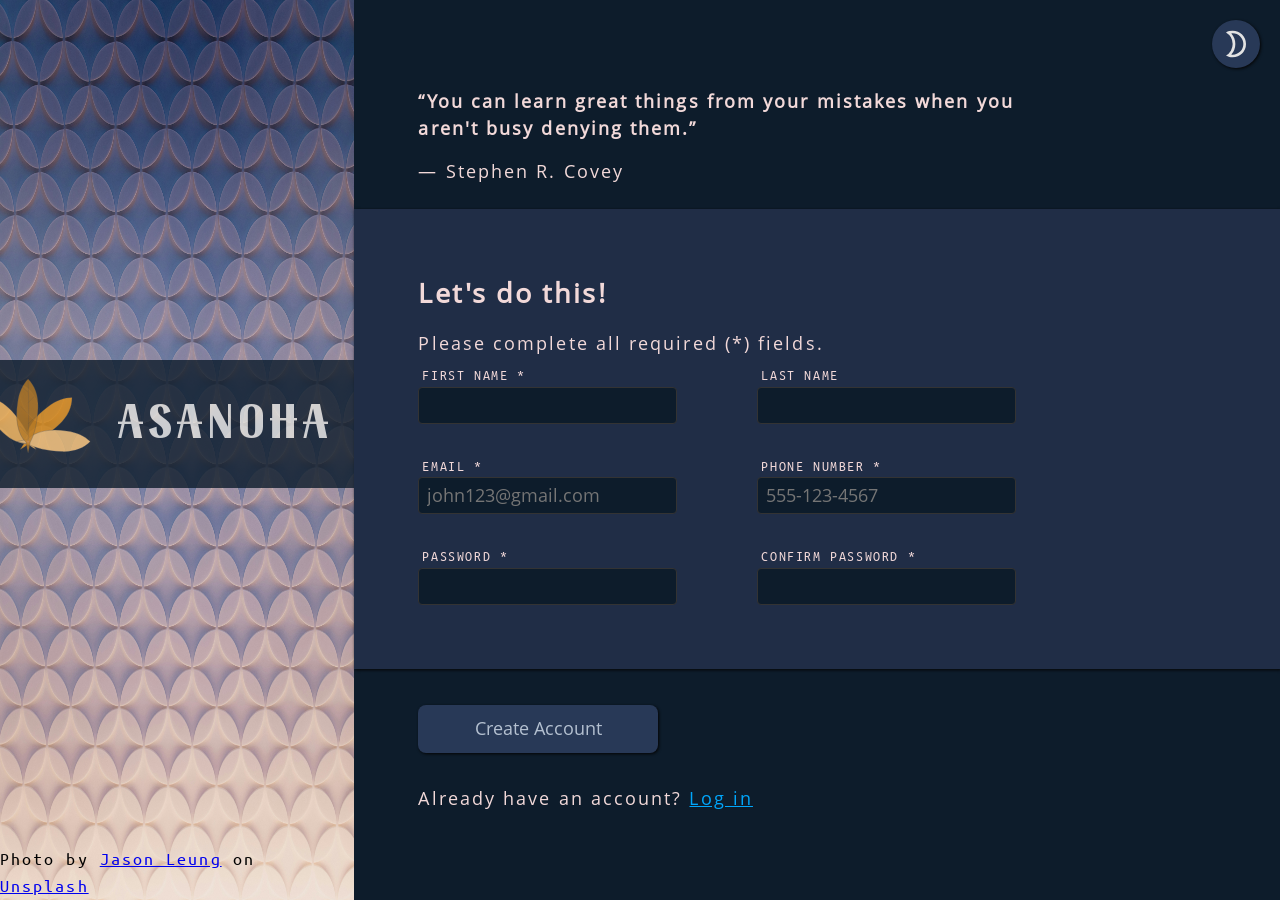
<file: index.html>
<!DOCTYPE html>
<html lang="en" class="dark">
<head>
    <meta charset="UTF-8">
    <meta name="viewport" content="width=device-width, initial-scale=1.0">
    <link rel="stylesheet" href="style.css">
    <script src="script.js" defer></script>
    <title>Asanoha</title>
</head>
<body>
    <button class="mode" type="button"><img src="./imgs/dark-mode.svg" alt="moon shaped icon"></button>
    <div class="side-section">
        <img class="side-section-img"src="./imgs/jason-leung-UMncYEfO9-U-unsplash.jpg" alt="Image containing a pattern of star-like shapes inside a circle, with colors gradating from dark blue to golden from top to bottom" width="40%" height="auto">
        <div class="side-section-header"><img class="logo" src="./imgs/asanoha.svg" alt="a four leafs logo" >ASANOHA</div>
        <div class="img-credit">
            Photo by 
            <a href="https://unsplash.com/@ninjason?utm_source=unsplash&utm_medium=referral&utm_content=creditCopyText">Jason Leung</a> 
            on 
            <a href="https://unsplash.com/photos/a-blue-and-white-abstract-background-with-circles-UMncYEfO9-U?utm_source=unsplash&utm_medium=referral&utm_content=creditCopyText">Unsplash</a>
        </div>
    </div>

    <div class="main-content">
        <div class="main-text">
            <p class="quote">“You can learn great things from your mistakes when you aren't busy denying them.”</p>
            <p class="author">— Stephen R. Covey</p>
        </div>
        <form action="" method="get">
            <div class="main-form-wrapper">
                <h2 class="form-header">Let's do this!</h2>
                <div class="form-note">Please complete all required (*) fields.</div>
                <section class="form-inputs">
                    <div>
                        <label for="first-name">FIRST NAME *</label>
                        <input type="text" name="first-name" id="first-name" minlength="2" maxlength="30" required>
                        <span></span>
                    </div>
                    
                    <div>
                        <label for="last-name">LAST NAME</label>
                        <input type="text" name="last-name" id="last-name" minlength="2" maxlength="30">
                        <span></span>
                    </div>

                    <div>
                        <label for="user-email">EMAIL *</label>
                        <input type="email" name="user-email" id="user-email" required placeholder="john123@gmail.com">
                        <span></span>
                    </div>
                    
                    <div>
                        <label for="user-phone">PHONE NUMBER *</label>
                        <input type="tel" inputmode="numeric" name="user-phone" id="user-phone" required pattern="[0-9]{3}-[0-9]{3}-[0-9]{4}" minlength="12" maxlength"12" placeholder="555-123-4567">
                        <span></span>
                    </div>

                    <div>
                        <label for="user-password">PASSWORD *</label>
                        <input type="password" name="user-password" id="user-password" required minlength="8" maxlength="20">
                        <span></span>

                    </div>
                    
                    <div>
                        <label for="confirm-password">CONFIRM PASSWORD *</label>
                        <input type="password" name="confirm-password" id="confirm-password" required minlength="8" maxlength="20">
                        <span></span>
                    </div>
                </section>
            </div>

            <section class="submit-btn">
                <div>
                    <button type="submit">Create Account</button>
                    <div class="log-in">Already have an account? <a href="">Log in</a> </div>
                </div>
        </form>

    </div>
</body>
</html>
</file>
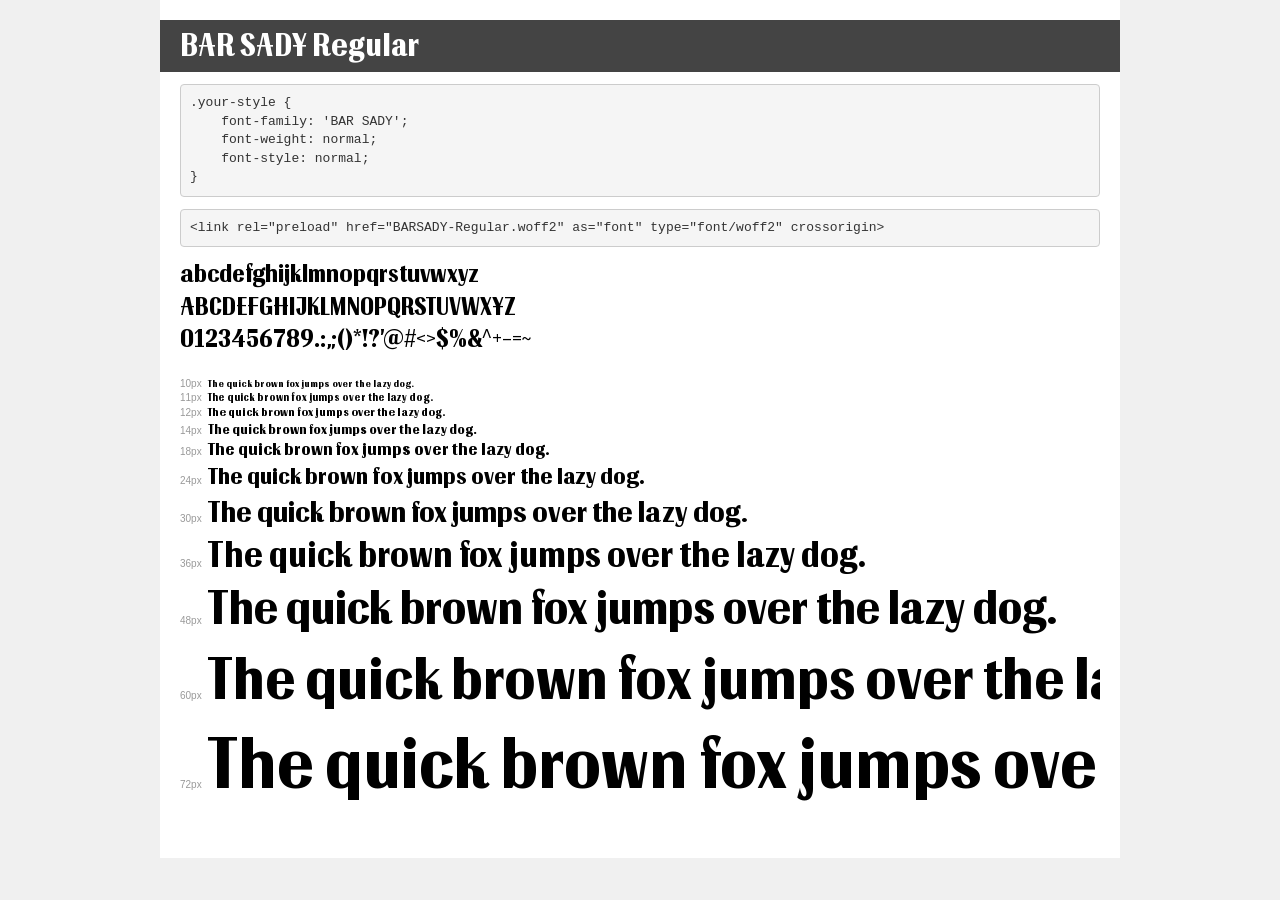
<file: fonts/bar-sady-font/demo.html>
<!DOCTYPE html>
<html lang="en">
<head>
    <meta charset="utf-8">
    <meta http-equiv="X-UA-Compatible" content="IE=edge">
    <meta name="viewport" content="width=device-width, initial-scale=1">
    <meta name="robots" content="noindex, noarchive">
    <meta name="format-detection" content="telephone=no">
    <title>Transfonter demo</title>
    <link href="stylesheet.css" rel="stylesheet">
    <style>
        /*
        http://meyerweb.com/eric/tools/css/reset/
        v2.0 | 20110126
        License: none (public domain)
        */
        html, body, div, span, applet, object, iframe,
        h1, h2, h3, h4, h5, h6, p, blockquote, pre,
        a, abbr, acronym, address, big, cite, code,
        del, dfn, em, img, ins, kbd, q, s, samp,
        small, strike, strong, sub, sup, tt, var,
        b, u, i, center,
        dl, dt, dd, ol, ul, li,
        fieldset, form, label, legend,
        table, caption, tbody, tfoot, thead, tr, th, td,
        article, aside, canvas, details, embed,
        figure, figcaption, footer, header, hgroup,
        menu, nav, output, ruby, section, summary,
        time, mark, audio, video {
            margin: 0;
            padding: 0;
            border: 0;
            font-size: 100%;
            font: inherit;
            vertical-align: baseline;
        }
        /* HTML5 display-role reset for older browsers */
        article, aside, details, figcaption, figure,
        footer, header, hgroup, menu, nav, section {
            display: block;
        }
        body {
            line-height: 1;
        }
        ol, ul {
            list-style: none;
        }
        blockquote, q {
            quotes: none;
        }
        blockquote:before, blockquote:after,
        q:before, q:after {
            content: '';
            content: none;
        }
        table {
            border-collapse: collapse;
            border-spacing: 0;
        }
        /* demo styles */
        body {
            background: #f0f0f0;
            color: #000;
        }
        .page {
            background: #fff;
            width: 920px;
            margin: 0 auto;
            padding: 20px 20px 0 20px;
            overflow: hidden;
        }
        .font-container {
            overflow-x: auto;
            overflow-y: hidden;
            margin-bottom: 40px;
            line-height: 1.3;
            white-space: nowrap;
            padding-bottom: 5px;
        }
        h1 {
            position: relative;
            background: #444;
            font-size: 32px;
            color: #fff;
            padding: 10px 20px;
            margin: 0 -20px 12px -20px;
        }
        .letters {
            font-size: 25px;
            margin-bottom: 20px;
        }
        .s10:before {
            content: '10px';
        }
        .s11:before {
            content: '11px';
        }
        .s12:before {
            content: '12px';
        }
        .s14:before {
            content: '14px';
        }
        .s18:before {
            content: '18px';
        }
        .s24:before {
            content: '24px';
        }
        .s30:before {
            content: '30px';
        }
        .s36:before {
            content: '36px';
        }
        .s48:before {
            content: '48px';
        }
        .s60:before {
            content: '60px';
        }
        .s72:before {
            content: '72px';
        }
        .s10:before, .s11:before, .s12:before, .s14:before,
        .s18:before, .s24:before, .s30:before, .s36:before,
        .s48:before, .s60:before, .s72:before {
            font-family: Arial, sans-serif;
            font-size: 10px;
            font-weight: normal;
            font-style: normal;
            color: #999;
            padding-right: 6px;
        }
        pre {
            display: block;
            padding: 9px;
            margin: 0 0 12px;
            font-family: Monaco, Menlo, Consolas, "Courier New", monospace;
            font-size: 13px;
            line-height: 1.428571429;
            color: #333;
            font-weight: normal;
            font-style: normal;
            background-color: #f5f5f5;
            border: 1px solid #ccc;
            overflow-x: auto;
            border-radius: 4px;
        }
        /* responsive */
        @media (max-width: 959px) {
            .page {
                width: auto;
                margin: 0;
            }
        }
    </style>
</head>
<body>
<div class="page">
    <div class="demo">
        <h1 style="font-family: 'BAR SADY'; font-weight: normal; font-style: normal;">BAR SADY Regular</h1>
        <pre title="Usage">.your-style {
    font-family: 'BAR SADY';
    font-weight: normal;
    font-style: normal;
}</pre>
        <pre title="Preload (optional)">
&lt;link rel=&quot;preload&quot; href=&quot;BARSADY-Regular.woff2&quot; as=&quot;font&quot; type=&quot;font/woff2&quot; crossorigin&gt;</pre>
        <div class="font-container" style="font-family: 'BAR SADY'; font-weight: normal; font-style: normal;">
            <p class="letters">
                abcdefghijklmnopqrstuvwxyz<br>
ABCDEFGHIJKLMNOPQRSTUVWXYZ<br>
                0123456789.:,;()*!?'@#&lt;&gt;$%&^+-=~
            </p>
            <p class="s10" style="font-size: 10px;">The quick brown fox jumps over the lazy dog.</p>
            <p class="s11" style="font-size: 11px;">The quick brown fox jumps over the lazy dog.</p>
            <p class="s12" style="font-size: 12px;">The quick brown fox jumps over the lazy dog.</p>
            <p class="s14" style="font-size: 14px;">The quick brown fox jumps over the lazy dog.</p>
            <p class="s18" style="font-size: 18px;">The quick brown fox jumps over the lazy dog.</p>
            <p class="s24" style="font-size: 24px;">The quick brown fox jumps over the lazy dog.</p>
            <p class="s30" style="font-size: 30px;">The quick brown fox jumps over the lazy dog.</p>
            <p class="s36" style="font-size: 36px;">The quick brown fox jumps over the lazy dog.</p>
            <p class="s48" style="font-size: 48px;">The quick brown fox jumps over the lazy dog.</p>
            <p class="s60" style="font-size: 60px;">The quick brown fox jumps over the lazy dog.</p>
            <p class="s72" style="font-size: 72px;">The quick brown fox jumps over the lazy dog.</p>
        </div>
    </div>

</div>
</body>
</html>
</file>
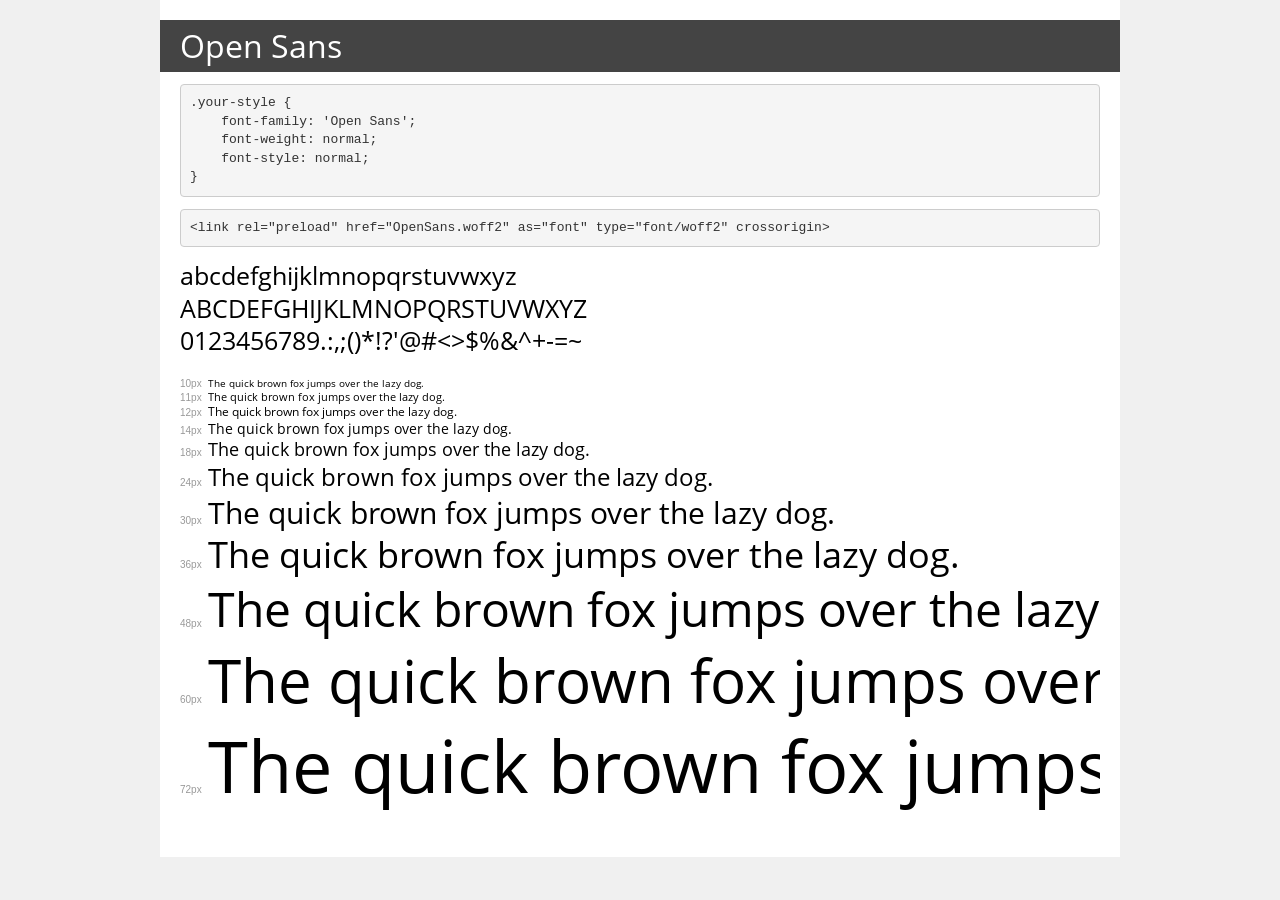
<file: fonts/open-sans-font/demo.html>
<!DOCTYPE html>
<html lang="en">
<head>
    <meta charset="utf-8">
    <meta http-equiv="X-UA-Compatible" content="IE=edge">
    <meta name="viewport" content="width=device-width, initial-scale=1">
    <meta name="robots" content="noindex, noarchive">
    <meta name="format-detection" content="telephone=no">
    <title>Transfonter demo</title>
    <link href="stylesheet.css" rel="stylesheet">
    <style>
        /*
        http://meyerweb.com/eric/tools/css/reset/
        v2.0 | 20110126
        License: none (public domain)
        */
        html, body, div, span, applet, object, iframe,
        h1, h2, h3, h4, h5, h6, p, blockquote, pre,
        a, abbr, acronym, address, big, cite, code,
        del, dfn, em, img, ins, kbd, q, s, samp,
        small, strike, strong, sub, sup, tt, var,
        b, u, i, center,
        dl, dt, dd, ol, ul, li,
        fieldset, form, label, legend,
        table, caption, tbody, tfoot, thead, tr, th, td,
        article, aside, canvas, details, embed,
        figure, figcaption, footer, header, hgroup,
        menu, nav, output, ruby, section, summary,
        time, mark, audio, video {
            margin: 0;
            padding: 0;
            border: 0;
            font-size: 100%;
            font: inherit;
            vertical-align: baseline;
        }
        /* HTML5 display-role reset for older browsers */
        article, aside, details, figcaption, figure,
        footer, header, hgroup, menu, nav, section {
            display: block;
        }
        body {
            line-height: 1;
        }
        ol, ul {
            list-style: none;
        }
        blockquote, q {
            quotes: none;
        }
        blockquote:before, blockquote:after,
        q:before, q:after {
            content: '';
            content: none;
        }
        table {
            border-collapse: collapse;
            border-spacing: 0;
        }
        /* demo styles */
        body {
            background: #f0f0f0;
            color: #000;
        }
        .page {
            background: #fff;
            width: 920px;
            margin: 0 auto;
            padding: 20px 20px 0 20px;
            overflow: hidden;
        }
        .font-container {
            overflow-x: auto;
            overflow-y: hidden;
            margin-bottom: 40px;
            line-height: 1.3;
            white-space: nowrap;
            padding-bottom: 5px;
        }
        h1 {
            position: relative;
            background: #444;
            font-size: 32px;
            color: #fff;
            padding: 10px 20px;
            margin: 0 -20px 12px -20px;
        }
        .letters {
            font-size: 25px;
            margin-bottom: 20px;
        }
        .s10:before {
            content: '10px';
        }
        .s11:before {
            content: '11px';
        }
        .s12:before {
            content: '12px';
        }
        .s14:before {
            content: '14px';
        }
        .s18:before {
            content: '18px';
        }
        .s24:before {
            content: '24px';
        }
        .s30:before {
            content: '30px';
        }
        .s36:before {
            content: '36px';
        }
        .s48:before {
            content: '48px';
        }
        .s60:before {
            content: '60px';
        }
        .s72:before {
            content: '72px';
        }
        .s10:before, .s11:before, .s12:before, .s14:before,
        .s18:before, .s24:before, .s30:before, .s36:before,
        .s48:before, .s60:before, .s72:before {
            font-family: Arial, sans-serif;
            font-size: 10px;
            font-weight: normal;
            font-style: normal;
            color: #999;
            padding-right: 6px;
        }
        pre {
            display: block;
            padding: 9px;
            margin: 0 0 12px;
            font-family: Monaco, Menlo, Consolas, "Courier New", monospace;
            font-size: 13px;
            line-height: 1.428571429;
            color: #333;
            font-weight: normal;
            font-style: normal;
            background-color: #f5f5f5;
            border: 1px solid #ccc;
            overflow-x: auto;
            border-radius: 4px;
        }
        /* responsive */
        @media (max-width: 959px) {
            .page {
                width: auto;
                margin: 0;
            }
        }
    </style>
</head>
<body>
<div class="page">
    <div class="demo">
        <h1 style="font-family: 'Open Sans'; font-weight: normal; font-style: normal;">Open Sans</h1>
        <pre title="Usage">.your-style {
    font-family: 'Open Sans';
    font-weight: normal;
    font-style: normal;
}</pre>
        <pre title="Preload (optional)">
&lt;link rel=&quot;preload&quot; href=&quot;OpenSans.woff2&quot; as=&quot;font&quot; type=&quot;font/woff2&quot; crossorigin&gt;</pre>
        <div class="font-container" style="font-family: 'Open Sans'; font-weight: normal; font-style: normal;">
            <p class="letters">
                abcdefghijklmnopqrstuvwxyz<br>
ABCDEFGHIJKLMNOPQRSTUVWXYZ<br>
                0123456789.:,;()*!?'@#&lt;&gt;$%&^+-=~
            </p>
            <p class="s10" style="font-size: 10px;">The quick brown fox jumps over the lazy dog.</p>
            <p class="s11" style="font-size: 11px;">The quick brown fox jumps over the lazy dog.</p>
            <p class="s12" style="font-size: 12px;">The quick brown fox jumps over the lazy dog.</p>
            <p class="s14" style="font-size: 14px;">The quick brown fox jumps over the lazy dog.</p>
            <p class="s18" style="font-size: 18px;">The quick brown fox jumps over the lazy dog.</p>
            <p class="s24" style="font-size: 24px;">The quick brown fox jumps over the lazy dog.</p>
            <p class="s30" style="font-size: 30px;">The quick brown fox jumps over the lazy dog.</p>
            <p class="s36" style="font-size: 36px;">The quick brown fox jumps over the lazy dog.</p>
            <p class="s48" style="font-size: 48px;">The quick brown fox jumps over the lazy dog.</p>
            <p class="s60" style="font-size: 60px;">The quick brown fox jumps over the lazy dog.</p>
            <p class="s72" style="font-size: 72px;">The quick brown fox jumps over the lazy dog.</p>
        </div>
    </div>

</div>
</body>
</html>
</file>
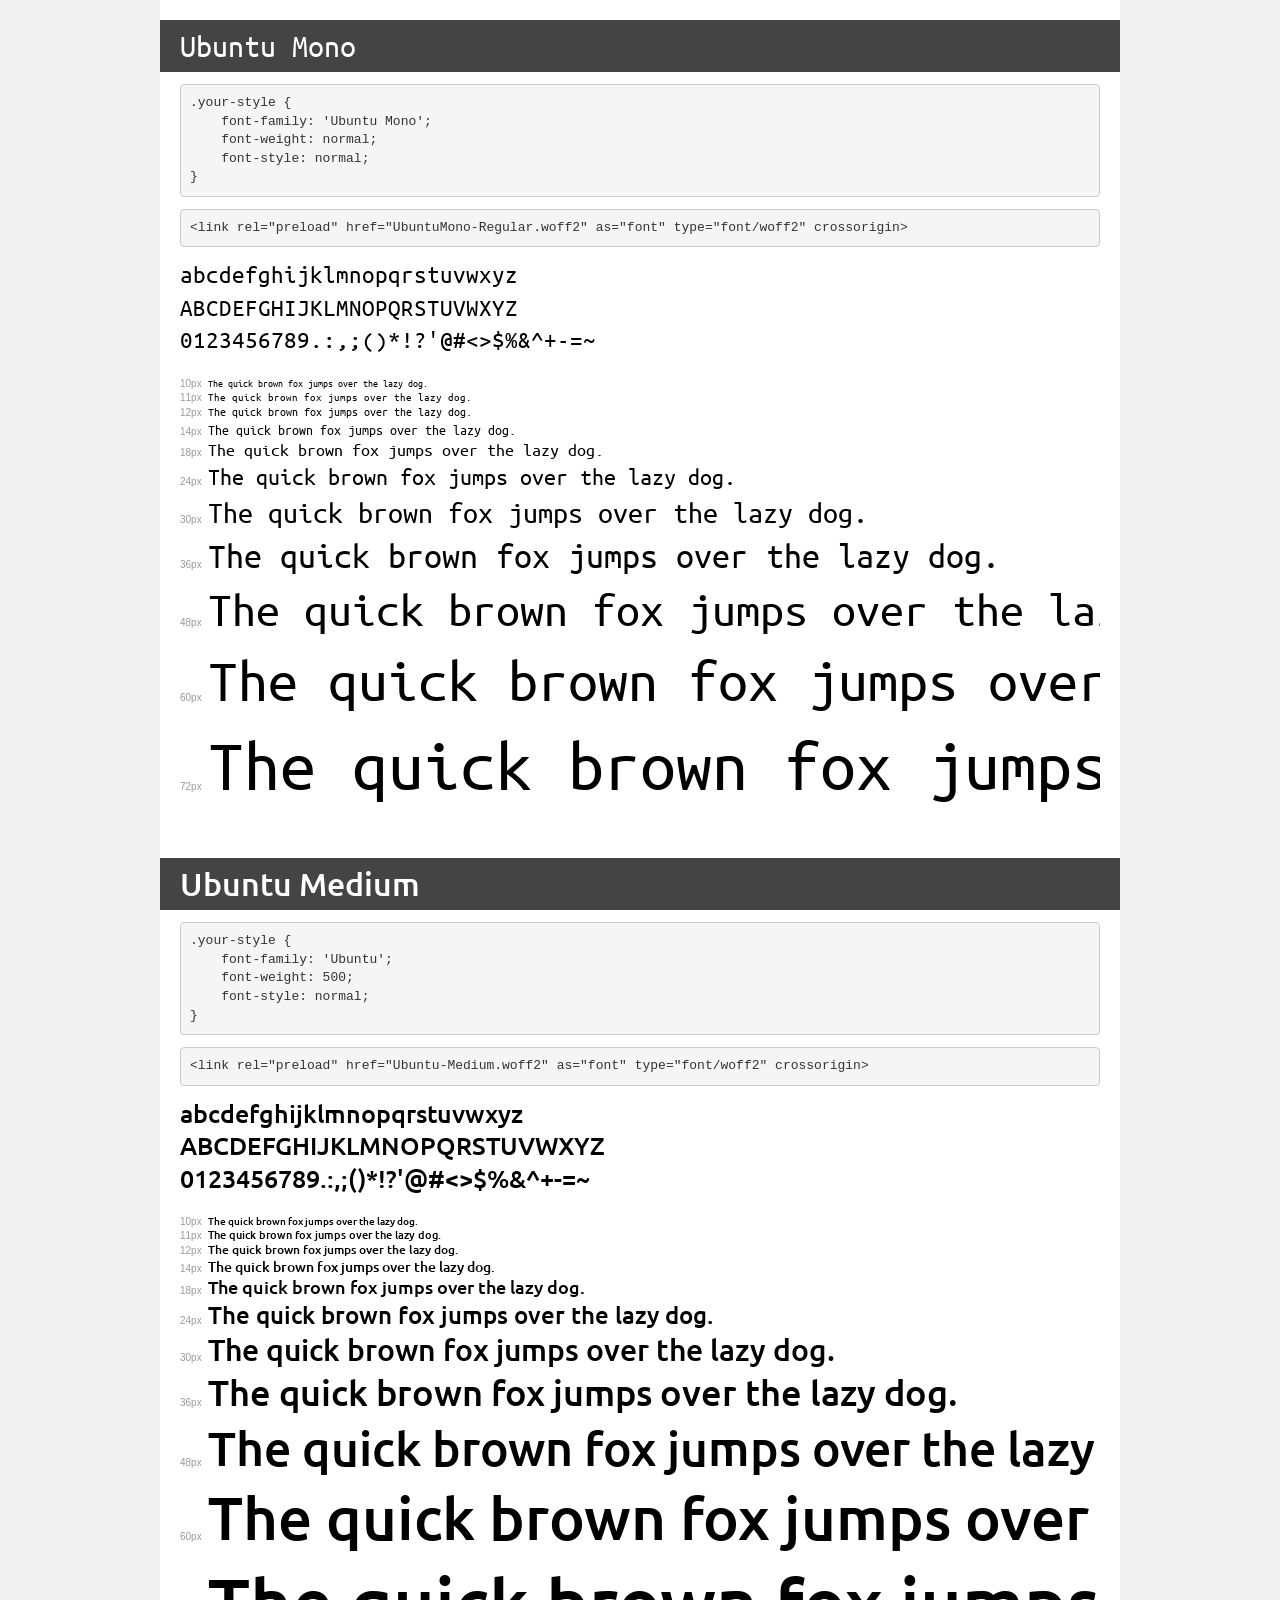
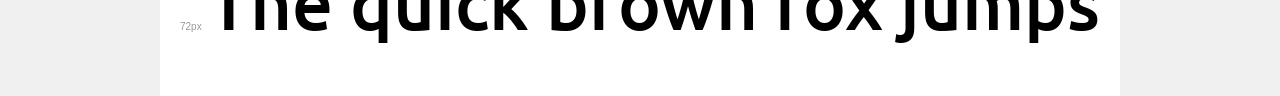
<file: fonts/ubuntu-font/demo.html>
<!DOCTYPE html>
<html lang="en">
<head>
    <meta charset="utf-8">
    <meta http-equiv="X-UA-Compatible" content="IE=edge">
    <meta name="viewport" content="width=device-width, initial-scale=1">
    <meta name="robots" content="noindex, noarchive">
    <meta name="format-detection" content="telephone=no">
    <title>Transfonter demo</title>
    <link href="stylesheet.css" rel="stylesheet">
    <style>
        /*
        http://meyerweb.com/eric/tools/css/reset/
        v2.0 | 20110126
        License: none (public domain)
        */
        html, body, div, span, applet, object, iframe,
        h1, h2, h3, h4, h5, h6, p, blockquote, pre,
        a, abbr, acronym, address, big, cite, code,
        del, dfn, em, img, ins, kbd, q, s, samp,
        small, strike, strong, sub, sup, tt, var,
        b, u, i, center,
        dl, dt, dd, ol, ul, li,
        fieldset, form, label, legend,
        table, caption, tbody, tfoot, thead, tr, th, td,
        article, aside, canvas, details, embed,
        figure, figcaption, footer, header, hgroup,
        menu, nav, output, ruby, section, summary,
        time, mark, audio, video {
            margin: 0;
            padding: 0;
            border: 0;
            font-size: 100%;
            font: inherit;
            vertical-align: baseline;
        }
        /* HTML5 display-role reset for older browsers */
        article, aside, details, figcaption, figure,
        footer, header, hgroup, menu, nav, section {
            display: block;
        }
        body {
            line-height: 1;
        }
        ol, ul {
            list-style: none;
        }
        blockquote, q {
            quotes: none;
        }
        blockquote:before, blockquote:after,
        q:before, q:after {
            content: '';
            content: none;
        }
        table {
            border-collapse: collapse;
            border-spacing: 0;
        }
        /* demo styles */
        body {
            background: #f0f0f0;
            color: #000;
        }
        .page {
            background: #fff;
            width: 920px;
            margin: 0 auto;
            padding: 20px 20px 0 20px;
            overflow: hidden;
        }
        .font-container {
            overflow-x: auto;
            overflow-y: hidden;
            margin-bottom: 40px;
            line-height: 1.3;
            white-space: nowrap;
            padding-bottom: 5px;
        }
        h1 {
            position: relative;
            background: #444;
            font-size: 32px;
            color: #fff;
            padding: 10px 20px;
            margin: 0 -20px 12px -20px;
        }
        .letters {
            font-size: 25px;
            margin-bottom: 20px;
        }
        .s10:before {
            content: '10px';
        }
        .s11:before {
            content: '11px';
        }
        .s12:before {
            content: '12px';
        }
        .s14:before {
            content: '14px';
        }
        .s18:before {
            content: '18px';
        }
        .s24:before {
            content: '24px';
        }
        .s30:before {
            content: '30px';
        }
        .s36:before {
            content: '36px';
        }
        .s48:before {
            content: '48px';
        }
        .s60:before {
            content: '60px';
        }
        .s72:before {
            content: '72px';
        }
        .s10:before, .s11:before, .s12:before, .s14:before,
        .s18:before, .s24:before, .s30:before, .s36:before,
        .s48:before, .s60:before, .s72:before {
            font-family: Arial, sans-serif;
            font-size: 10px;
            font-weight: normal;
            font-style: normal;
            color: #999;
            padding-right: 6px;
        }
        pre {
            display: block;
            padding: 9px;
            margin: 0 0 12px;
            font-family: Monaco, Menlo, Consolas, "Courier New", monospace;
            font-size: 13px;
            line-height: 1.428571429;
            color: #333;
            font-weight: normal;
            font-style: normal;
            background-color: #f5f5f5;
            border: 1px solid #ccc;
            overflow-x: auto;
            border-radius: 4px;
        }
        /* responsive */
        @media (max-width: 959px) {
            .page {
                width: auto;
                margin: 0;
            }
        }
    </style>
</head>
<body>
<div class="page">
    <div class="demo">
        <h1 style="font-family: 'Ubuntu Mono'; font-weight: normal; font-style: normal;">Ubuntu Mono</h1>
        <pre title="Usage">.your-style {
    font-family: 'Ubuntu Mono';
    font-weight: normal;
    font-style: normal;
}</pre>
        <pre title="Preload (optional)">
&lt;link rel=&quot;preload&quot; href=&quot;UbuntuMono-Regular.woff2&quot; as=&quot;font&quot; type=&quot;font/woff2&quot; crossorigin&gt;</pre>
        <div class="font-container" style="font-family: 'Ubuntu Mono'; font-weight: normal; font-style: normal;">
            <p class="letters">
                abcdefghijklmnopqrstuvwxyz<br>
ABCDEFGHIJKLMNOPQRSTUVWXYZ<br>
                0123456789.:,;()*!?'@#&lt;&gt;$%&^+-=~
            </p>
            <p class="s10" style="font-size: 10px;">The quick brown fox jumps over the lazy dog.</p>
            <p class="s11" style="font-size: 11px;">The quick brown fox jumps over the lazy dog.</p>
            <p class="s12" style="font-size: 12px;">The quick brown fox jumps over the lazy dog.</p>
            <p class="s14" style="font-size: 14px;">The quick brown fox jumps over the lazy dog.</p>
            <p class="s18" style="font-size: 18px;">The quick brown fox jumps over the lazy dog.</p>
            <p class="s24" style="font-size: 24px;">The quick brown fox jumps over the lazy dog.</p>
            <p class="s30" style="font-size: 30px;">The quick brown fox jumps over the lazy dog.</p>
            <p class="s36" style="font-size: 36px;">The quick brown fox jumps over the lazy dog.</p>
            <p class="s48" style="font-size: 48px;">The quick brown fox jumps over the lazy dog.</p>
            <p class="s60" style="font-size: 60px;">The quick brown fox jumps over the lazy dog.</p>
            <p class="s72" style="font-size: 72px;">The quick brown fox jumps over the lazy dog.</p>
        </div>
    </div>

    <div class="demo">
        <h1 style="font-family: 'Ubuntu'; font-weight: 500; font-style: normal;">Ubuntu Medium</h1>
        <pre title="Usage">.your-style {
    font-family: 'Ubuntu';
    font-weight: 500;
    font-style: normal;
}</pre>
        <pre title="Preload (optional)">
&lt;link rel=&quot;preload&quot; href=&quot;Ubuntu-Medium.woff2&quot; as=&quot;font&quot; type=&quot;font/woff2&quot; crossorigin&gt;</pre>
        <div class="font-container" style="font-family: 'Ubuntu'; font-weight: 500; font-style: normal;">
            <p class="letters">
                abcdefghijklmnopqrstuvwxyz<br>
ABCDEFGHIJKLMNOPQRSTUVWXYZ<br>
                0123456789.:,;()*!?'@#&lt;&gt;$%&^+-=~
            </p>
            <p class="s10" style="font-size: 10px;">The quick brown fox jumps over the lazy dog.</p>
            <p class="s11" style="font-size: 11px;">The quick brown fox jumps over the lazy dog.</p>
            <p class="s12" style="font-size: 12px;">The quick brown fox jumps over the lazy dog.</p>
            <p class="s14" style="font-size: 14px;">The quick brown fox jumps over the lazy dog.</p>
            <p class="s18" style="font-size: 18px;">The quick brown fox jumps over the lazy dog.</p>
            <p class="s24" style="font-size: 24px;">The quick brown fox jumps over the lazy dog.</p>
            <p class="s30" style="font-size: 30px;">The quick brown fox jumps over the lazy dog.</p>
            <p class="s36" style="font-size: 36px;">The quick brown fox jumps over the lazy dog.</p>
            <p class="s48" style="font-size: 48px;">The quick brown fox jumps over the lazy dog.</p>
            <p class="s60" style="font-size: 60px;">The quick brown fox jumps over the lazy dog.</p>
            <p class="s72" style="font-size: 72px;">The quick brown fox jumps over the lazy dog.</p>
        </div>
    </div>

</div>
</body>
</html>
</file>
<file: style.css>
/* fonts */
@font-face {
    font-family: 'BAR SADY';
    src: url('./fonts/bar-sady-font/BARSADY-Regular.woff2') format('woff2'),
        url('./fonts/bar-sady-font/BARSADY-Regular.woff') format('woff');
    font-weight: normal;
    font-style: normal;
    font-display: swap;
}

@font-face {
    font-family: 'Ubuntu Mono';
    src: url('./fonts/ubuntu-font/UbuntuMono-Regular.woff2') format('woff2'),
        url('./fonts/ubuntu-font/UbuntuMono-Regular.woff') format('woff');
    font-weight: normal;
    font-style: normal;
    font-display: swap;
}
@font-face {
    font-family: 'Open Sans';
    src: url('./fonts/open-sans-font/OpenSans.woff2') format('woff2'),
        url('./fonts/open-sans-font/OpenSans.woff') format('woff');
    font-weight: normal;
    font-style: normal;
    font-display: swap;
}
/* fonts */

/*
Josh's Custom CSS Reset
https://www.joshwcomeau.com/css/custom-css-reset/
*/
*, *::before, *::after {
box-sizing: border-box;
}

*:not(dialog) {
margin: 0;
}

@media (prefers-reduced-motion: no-preference) {
html {
  interpolate-size: allow-keywords;
}
}

body {
line-height: 1.5;
-webkit-font-smoothing: antialiased;
}

img, picture, video, canvas, svg {
display: block;
max-width: 100%;
}

input, button, textarea, select {
font: inherit;
color: inherit;
}

p, h1, h2, h3, h4, h5, h6 {
overflow-wrap: break-word;
}

p {
text-wrap: pretty;
}
h1, h2, h3, h4, h5, h6 {
text-wrap: balance;
}

#root, #__next {
isolation: isolate;
}
/* Reset */
:root{
    --primary-font : "Open Sans";
    --form-font : 'Ubuntu Mono';
    --icon-font : 'BAR SADY';

    --main-content-gap-padding: 4rem ;
}
:root.light{
    --button-hover-click: hsla(74, 32%, 32%, 1);
    --logo-header: hsla(88, 38%, 15%, 1);
    --background-color: hsla(52, 94%, 94%, 1);
    --label-link: hsla(28, 67%, 44%, 1);
    --main-form :  hsl(19, 100%, 98%);
    --input-hover: hsl(19, 100%, 90%);
    --font-color:black;
    --shadow : 1px 2px 5px gray;

}
:root.dark{
    --button-hover-click: hsl(214, 23%, 76%);
    --logo-header: #e0e1dd;
    --background-color: hsl(211, 53%, 11%);
    --label-link: hsl(278, 100%, 70%);
    --main-form : hsl(219, 37%, 20%);
    --input-hover: hsl(270, 73%, 25%);
    --font-color: hsl(0, 50%, 90%);
    --visited : #00a6fb;
    --shadow : 1px 1px 3px hsl(0, 0%, 2%);
    --button :hsl(219, 37%, 25%);

    
}
*{
    transition: 0.35s;
}
body{
    letter-spacing: 0.13rem;
    font-size: 18px;
    width: 100vw;
    height: 100vh;
    display: flex;
    font-family: var(--primary-font);
    color: var(--font-color);
    overflow: hidden;
}
.mode{
    position: absolute;
    top: -80px;
    right: 20px;
    border-radius: 50%;
    width: 3rem;
    height: 3rem;
    border-style: none;
}
.mode > img{
    width: 4rem;
}

a:hover,
a:focus{
    color: var(--label-link);
    text-decoration: none;
}
a:visited:not(:hover){
    color: var(--visited);
}
/* side section */
.side-section{
    display: flex;
    justify-content: center;

    position:relative;
    width: 40%;
    height: 100vh;
}
.side-section-img{
    position: absolute;
    width: 100%;
    height: 100%;
    z-index: -1;
}
.side-section-header{    
    position: absolute;
    top: 40%;
    width: 100%;
    height: 8rem;

    display: flex;
    justify-content: center;
    align-items: center;
    gap: 1rem;
    
    font-family: var(--icon-font);
    font-size: 3rem;
    letter-spacing: 0.25rem;
    text-align: center;
    
    background-color:var(--background-color);
    color: var(--logo-header);
    opacity: 0.8;
}
.logo{
    width: 8rem ;
    margin: 0 0 1rem -3rem;
}
.img-credit{
    font-family: var(--form-font);
    align-self: flex-end;
    color: black;
}

/* side section */

/* main content */
.main-content{
    display: flex;
    flex-direction: column;
    justify-content: space-evenly;
    width: 100%;

    padding: var(--main-content-gap-padding);
    gap: var(--main-content-gap-padding);
    

    background-color: var(--background-color);
}
.main-text{
    max-inline-size: 66ch;
}
.quote{
    font-weight: bold;
    margin-bottom: 1rem;
}
.form-note{
    margin: 1rem 0 0.5rem 0; 
}

.main-form-wrapper{
    background-color: var(--main-form);
    padding: var(--main-content-gap-padding);
    margin: calc( var(--main-content-gap-padding) - (var(--main-content-gap-padding) * 2));
    box-shadow: var(--shadow);
}

.form-inputs{
    width: 600px;
    display: flex;
    flex-wrap: wrap;
    gap: 2rem 5rem;
}

label{
    display: block;
    font-size: 0.9rem;
    font-family: var(--form-font);
    letter-spacing: 0.1rem;
    margin-left: 4px;
}
input{
    background-color: var(--background-color);

    outline: none;

    border-radius: 4px;
    border: 1px solid hsl(0, 0%, 20%);
    padding: 0.25rem 0.5rem;

}
input:user-invalid{
    border-color: rgb(167, 19, 19);
}

input:user-valid{
    border-color: rgb(13, 137, 13);
}
input:user-invalid + span::after{
    content: "✘";
    color: red;
    margin-left: -30px ;
}
input:user-valid + span::after{
    content: "✔";
    color: green;
    margin-left: -30px ;
}
input:hover,
input:focus{
    background-color: var(--input-hover);
    box-shadow: var(--shadow);
}

label:has(+ input:focus),
label:has(+ input:hover){
    color: var(--label-link);
    padding-left: 1rem;
}
button{
    outline: none;
    margin-top: 100px;
    padding: 0.25rem 0.5rem;
    border-radius: 8px;
    border-style:none ;

    width: 15rem;
    height: 3rem;
    
    background-color: var(--button,var(--background-color));
    color: var(--button-hover-click);
    box-shadow: var(--shadow);
    cursor: pointer;
}

button:hover{
    background-color: var(--button-hover-click);
    color: var(--background-color) ;
    margin-left: 10px;
}
button:active{
    margin-left: 15px;
    transition: 0.1s;
}
.log-in{
    margin-top: 2rem;
}
</file>
<file: fonts/bar-sady-font/stylesheet.css>
@font-face {
    font-family: 'BAR SADY';
    src: url('BARSADY-Regular.woff2') format('woff2'),
        url('BARSADY-Regular.woff') format('woff');
    font-weight: normal;
    font-style: normal;
    font-display: swap;
}
</file>
<file: fonts/open-sans-font/stylesheet.css>
@font-face {
    font-family: 'Open Sans';
    src: url('OpenSans.woff2') format('woff2'),
        url('OpenSans.woff') format('woff');
    font-weight: normal;
    font-style: normal;
    font-display: swap;
}
</file>
<file: fonts/ubuntu-font/stylesheet.css>
@font-face {
    font-family: 'Ubuntu Mono';
    src: url('UbuntuMono-Regular.woff2') format('woff2'),
        url('UbuntuMono-Regular.woff') format('woff');
    font-weight: normal;
    font-style: normal;
    font-display: swap;
}

@font-face {
    font-family: 'Ubuntu';
    src: url('Ubuntu-Medium.woff2') format('woff2'),
        url('Ubuntu-Medium.woff') format('woff');
    font-weight: 500;
    font-style: normal;
    font-display: swap;
}
</file>
